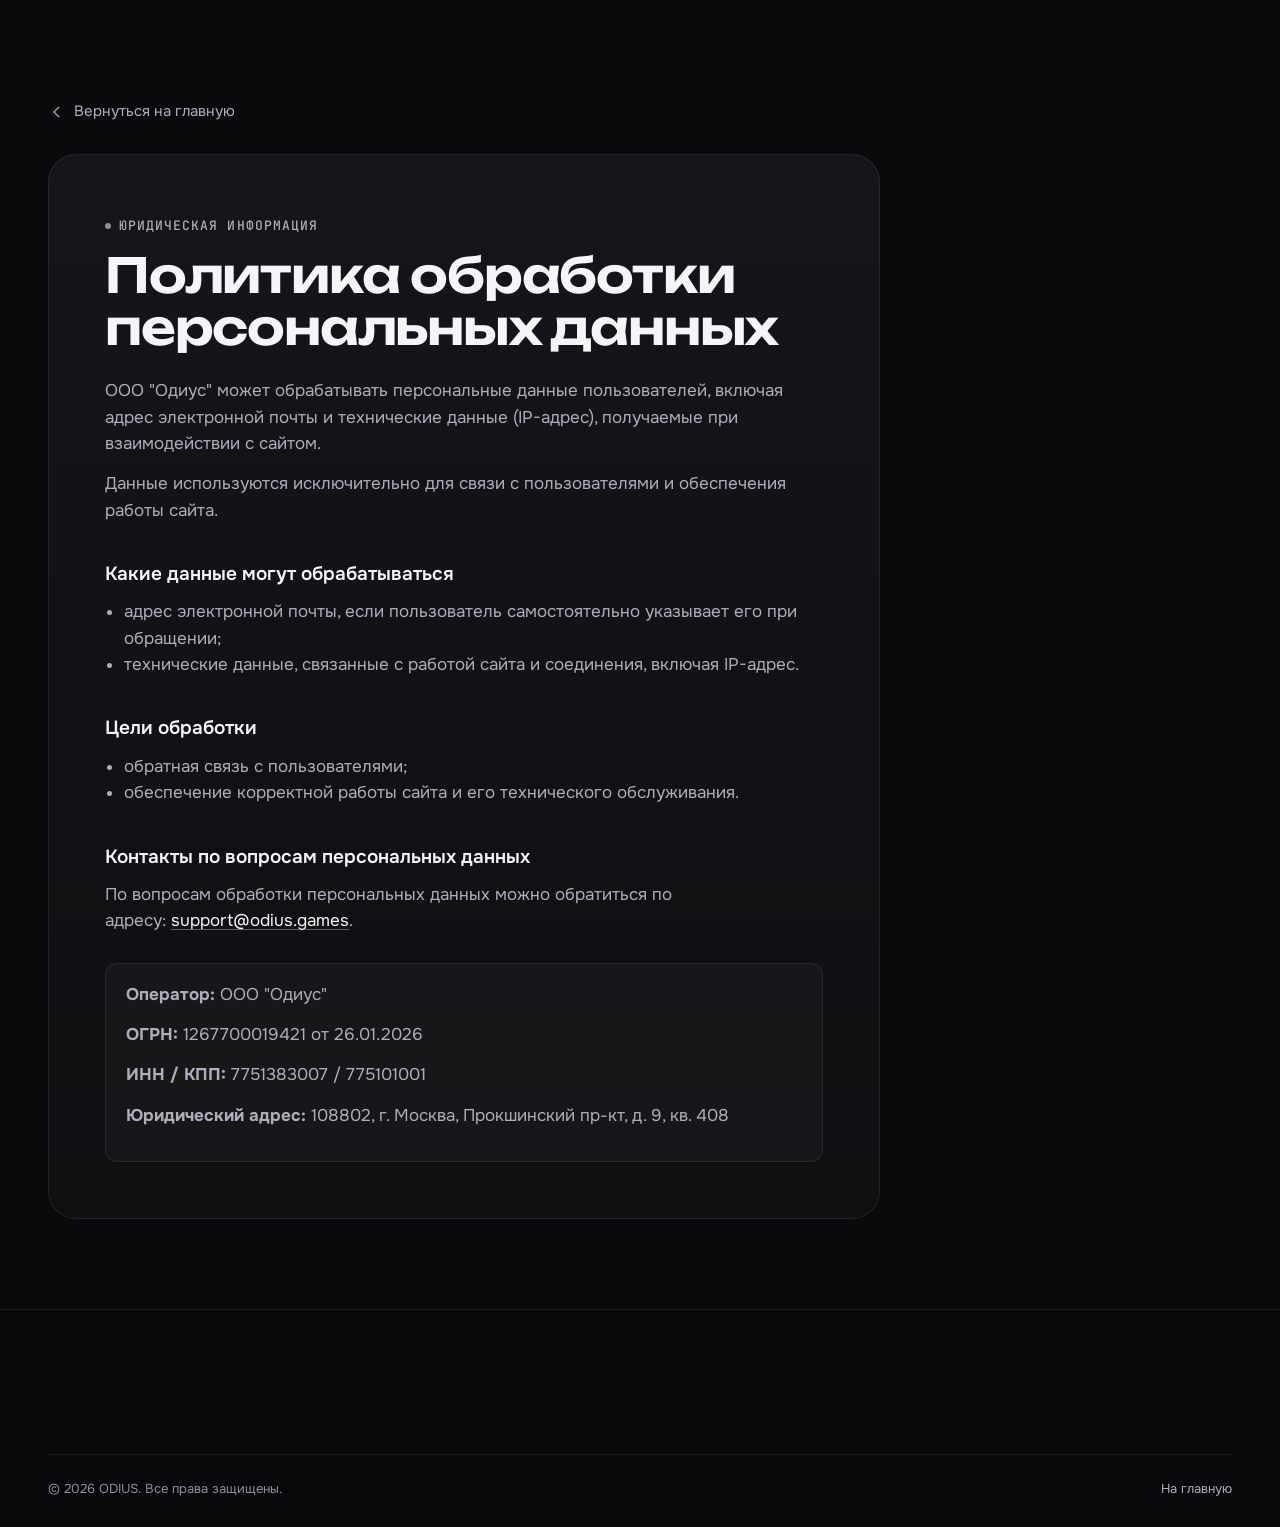
<file: privacy-policy.html>
<!DOCTYPE html>
<html lang="ru">
<head>
    <meta charset="UTF-8">
    <meta name="viewport" content="width=device-width, initial-scale=1.0">
    <title>ODIUS | Политика обработки персональных данных</title>
    <meta name="description" content="Политика обработки персональных данных ООО «Одиус».">
    <meta name="theme-color" content="#0a0a0c">
    <link rel="icon" href="assets/favicon.ico" sizes="any">
    <link rel="preconnect" href="https://fonts.googleapis.com">
    <link rel="preconnect" href="https://fonts.gstatic.com" crossorigin>
    <link rel="stylesheet" href="https://fonts.googleapis.com/css2?family=Onest:wght@400;500;600;700&family=Unbounded:wght@500;600;700&family=JetBrains+Mono:wght@500&display=swap">
    <link rel="stylesheet" href="assets/styles.css?v=12">
</head>
<body>
    <div class="site-shell">
        <main class="policy-shell">
            <div class="container">
                <a href="index.html" class="page-back">
                    <svg viewBox="0 0 24 24" width="18" height="18" aria-hidden="true">
                        <path d="M14.5 5.5 8 12l6.5 6.5" fill="none" stroke="currentColor" stroke-width="1.8" stroke-linecap="round" stroke-linejoin="round"/>
                    </svg>
                    <span>Вернуться на главную</span>
                </a>

                <article class="surface article">
                    <p class="eyebrow">
                        <span class="eyebrow-dot" aria-hidden="true"></span>
                        <span>Юридическая информация</span>
                    </p>
                    <h1>Политика обработки персональных данных</h1>
                    <p>
                        ООО "Одиус" может обрабатывать персональные данные пользователей, включая адрес электронной почты
                        и технические данные (IP-адрес), получаемые при взаимодействии с сайтом.
                    </p>
                    <p>
                        Данные используются исключительно для связи с пользователями и обеспечения работы сайта.
                    </p>

                    <h2>Какие данные могут обрабатываться</h2>
                    <ul>
                        <li>адрес электронной почты, если пользователь самостоятельно указывает его при обращении;</li>
                        <li>технические данные, связанные с работой сайта и соединения, включая IP-адрес.</li>
                    </ul>

                    <h2>Цели обработки</h2>
                    <ul>
                        <li>обратная связь с пользователями;</li>
                        <li>обеспечение корректной работы сайта и его технического обслуживания.</li>
                    </ul>

                    <h2>Контакты по вопросам персональных данных</h2>
                    <p>
                        По вопросам обработки персональных данных можно обратиться по адресу:
                        <a href="mailto:support@odius.games" class="muted-link">support@odius.games</a>.
                    </p>

                    <div class="legal-block">
                        <p><strong>Оператор:</strong> ООО "Одиус"</p>
                        <p><strong>ОГРН:</strong> 1267700019421 от 26.01.2026</p>
                        <p><strong>ИНН / КПП:</strong> 7751383007 / 775101001</p>
                        <p><strong>Юридический адрес:</strong> 108802, г. Москва, Прокшинский пр-кт, д. 9, кв. 408</p>
                    </div>
                </article>
            </div>
        </main>

        <footer class="site-footer">
            <div class="container">
                <div class="footer-bottom">
                    <p>© <span data-current-year>2026</span> ODIUS. Все права защищены.</p>
                    <a href="index.html" class="legal-link">На главную</a>
                </div>
            </div>
        </footer>
    </div>

    <script src="assets/site.js" defer></script>
</body>
</html>
</file>
<file: assets/styles.css>
/* ODIUS: студия держит монохромную рамку, цвет приносят сами игры. */
:root {
    color-scheme: dark;

    /* Surfaces */
    --bg: #0a0a0c;
    --bg-raised: #0f0f12;
    --surface: #15151a;
    --surface-2: #1c1c22;
    --line: rgba(255, 255, 255, 0.08);
    --line-strong: rgba(255, 255, 255, 0.14);

    /* Content: contrast on --bg: text 18.2:1, text-2 9.0:1, text-3 6.1:1 */
    --text: #f5f5f7;
    --text-2: #aeaeb8;
    --text-3: #8e8e99;

    /* Game accents live in the content layer only */
    --cat: #5ee6ec;
    --cat-glow: rgba(94, 230, 236, 0.32);
    --zomb: #e8352a;
    --zomb-text: #ff6b5e;
    --zomb-glow: rgba(232, 53, 42, 0.28);

    --font-display: "Unbounded", "Segoe UI", "Helvetica Neue", Arial, sans-serif;
    --font-body: "Onest", -apple-system, BlinkMacSystemFont, "Segoe UI", "Helvetica Neue", Arial, sans-serif;
    --font-mono: "JetBrains Mono", "SFMono-Regular", Consolas, monospace;

    --radius-lg: 28px;
    --radius-md: 20px;
    --radius-sm: 12px;
    --gutter: clamp(20px, 4vw, 48px);
    --header-h: 64px;
    --ease-out: cubic-bezier(0.22, 0.8, 0.24, 1);
}

*,
*::before,
*::after { box-sizing: border-box; }

html {
    scroll-behavior: smooth;
    scroll-padding-top: calc(var(--header-h) + 16px);
    background: var(--bg);
    -webkit-text-size-adjust: 100%;
}

body {
    min-width: 320px;
    margin: 0;
    background: var(--bg);
    color: var(--text);
    font-family: var(--font-body);
    font-size: 17px;
    line-height: 1.55;
    -webkit-font-smoothing: antialiased;
    -moz-osx-font-smoothing: grayscale;
    text-rendering: optimizeLegibility;
}

a { color: inherit; text-decoration: none; }
img, svg { display: block; max-width: 100%; }
button { color: inherit; font: inherit; cursor: pointer; }
h1, h2, h3 { text-wrap: balance; }
p { text-wrap: pretty; }
:focus-visible { outline: 2px solid var(--text); outline-offset: 3px; border-radius: 6px; }
::selection { background: var(--cat); color: var(--bg); }

.visually-hidden {
    position: absolute;
    width: 1px;
    height: 1px;
    padding: 0;
    margin: -1px;
    overflow: hidden;
    clip: rect(0, 0, 0, 0);
    white-space: nowrap;
    border: 0;
}

.skip-link {
    position: fixed;
    z-index: 100;
    top: 12px;
    left: 12px;
    padding: 10px 16px;
    border-radius: 999px;
    background: var(--text);
    color: var(--bg);
    font-size: 14px;
    font-weight: 600;
    transform: translateY(-200%);
}
.skip-link:focus { transform: none; }

.site-shell { min-height: 100dvh; overflow-x: clip; }
.container { width: min(1240px, 100% - 2 * var(--gutter)); margin-inline: auto; }
.section { position: relative; padding: clamp(88px, 11vw, 152px) 0; }

/* ---------- Shared type ---------- */
.eyebrow {
    display: inline-flex;
    align-items: center;
    gap: 8px;
    margin: 0 0 20px;
    color: var(--text-3);
    font-family: var(--font-mono);
    font-size: 13px;
    font-weight: 500;
    letter-spacing: 0.08em;
    line-height: 1.4;
    text-transform: uppercase;
}
.eyebrow-dot { width: 6px; height: 6px; border-radius: 50%; background: var(--text-3); }

.section-title {
    max-width: 18ch;
    margin: 0;
    font-family: var(--font-display);
    font-size: clamp(2.1rem, 4.2vw, 3.6rem);
    font-weight: 600;
    line-height: 1.08;
    letter-spacing: -0.025em;
}

.section-lead {
    max-width: 40rem;
    margin: 24px 0 0;
    color: var(--text-2);
    font-size: clamp(1.0625rem, 1.4vw, 1.25rem);
    line-height: 1.55;
}

/* ---------- Buttons ---------- */
.button {
    display: inline-flex;
    min-height: 48px;
    align-items: center;
    justify-content: center;
    gap: 10px;
    padding: 12px 24px;
    border: 1px solid transparent;
    border-radius: 999px;
    font-size: 16px;
    font-weight: 600;
    line-height: 1.2;
    white-space: nowrap;
    transition: background-color 200ms ease, border-color 200ms ease, color 200ms ease, transform 200ms var(--ease-out);
}
.button:active { transform: scale(0.97); }
.button-icon { flex: none; }
.button--primary { position: relative; background: var(--text); color: var(--bg); overflow: hidden; }
.button--primary:hover { background: #ffffff; }
.button--primary::after {
    position: absolute;
    inset: 0;
    background: linear-gradient(110deg, transparent 30%, rgba(94, 230, 236, 0.45) 50%, transparent 70%);
    content: "";
    pointer-events: none;
    transform: translateX(-120%);
}
.button--primary:hover::after { transform: translateX(120%); transition: transform 800ms var(--ease-out); }
.button--secondary { border-color: var(--line-strong); background: rgba(255, 255, 255, 0.06); color: var(--text); }
.button--secondary:hover { border-color: rgba(255, 255, 255, 0.28); background: rgba(255, 255, 255, 0.1); }

/* ---------- Header (the only glass layer) ---------- */
.site-header {
    position: fixed;
    z-index: 50;
    top: 0;
    right: 0;
    left: 0;
    border-bottom: 1px solid transparent;
    transition: background-color 250ms ease, border-color 250ms ease, backdrop-filter 250ms ease;
}
.site-header.is-scrolled,
.site-header.is-open {
    border-bottom-color: var(--line);
    background: rgba(10, 10, 12, 0.72);
    -webkit-backdrop-filter: saturate(180%) blur(20px);
    backdrop-filter: saturate(180%) blur(20px);
}
@supports not ((backdrop-filter: blur(1px)) or (-webkit-backdrop-filter: blur(1px))) {
    .site-header.is-scrolled, .site-header.is-open { background: rgba(10, 10, 12, 0.96); }
}

.main-nav { display: flex; height: var(--header-h); align-items: center; justify-content: space-between; gap: 24px; }
.brand { display: inline-flex; align-items: center; gap: 10px; }
.brand-logo { width: 26px; height: auto; }
.brand-mark { font-family: var(--font-display); font-size: 17px; font-weight: 600; letter-spacing: 0.04em; }

.nav-links { display: flex; align-items: center; gap: 4px; }
.nav-link {
    padding: 8px 14px;
    border-radius: 999px;
    color: var(--text-2);
    font-size: 14px;
    font-weight: 500;
    transition: color 160ms ease, background-color 160ms ease;
}
.nav-link:hover { color: var(--text); }
.nav-link[aria-current="true"] { background: rgba(255, 255, 255, 0.08); color: var(--text); }

.nav-actions { display: flex; align-items: center; gap: 8px; }
.lang-switch { display: inline-flex; padding: 3px; border: 1px solid var(--line); border-radius: 999px; background: rgba(255, 255, 255, 0.03); }
.lang-switch button {
    min-width: 40px;
    min-height: 30px;
    padding: 0 10px;
    border: 0;
    border-radius: 999px;
    background: transparent;
    color: var(--text-3);
    font-family: var(--font-mono);
    font-size: 12px;
    font-weight: 500;
    letter-spacing: 0.04em;
    transition: color 160ms ease, background-color 160ms ease;
}
.lang-switch button:hover { color: var(--text); }
.lang-switch button.is-active { background: var(--text); color: var(--bg); }

.menu-toggle {
    display: none;
    width: 44px;
    height: 44px;
    align-items: center;
    justify-content: center;
    border: 0;
    border-radius: 999px;
    background: transparent;
}
.menu-toggle-bars,
.menu-toggle-bars::before {
    display: block;
    width: 18px;
    height: 1.5px;
    border-radius: 2px;
    background: currentColor;
    transition: transform 240ms var(--ease-out);
}
.menu-toggle-bars { position: relative; transform: translateY(-3.5px); }
.menu-toggle-bars::before { position: absolute; top: 7px; left: 0; content: ""; }
.menu-toggle[aria-expanded="true"] .menu-toggle-bars { transform: translateY(0) rotate(45deg); }
.menu-toggle[aria-expanded="true"] .menu-toggle-bars::before { transform: translateY(-7px) rotate(-90deg); }

.mobile-panel { display: none; }

/* ---------- Hero ---------- */
/* --sp: scroll progress 0..1, --mx/--my: pointer -1..1. Both are set by site.js. */
.hero {
    --sp: 0;
    --mx: 0;
    --my: 0;
    position: relative;
    display: flex;
    isolation: isolate;
    min-height: min(100svh, 880px);
    align-items: center;
    padding: calc(var(--header-h) + clamp(48px, 7vw, 96px)) 0 clamp(72px, 9vw, 120px);
    overflow: hidden;
}
.hero-ambient {
    position: absolute;
    z-index: -3;
    inset: -10%;
    transform: translate3d(calc(var(--mx) * 24px), calc(var(--my) * 18px + var(--sp) * -80px), 0);
    animation: fade-in 1600ms ease both;
}
.hero-ambient img {
    width: 100%;
    height: 100%;
    object-fit: cover;
    filter: blur(72px) saturate(1.6) brightness(0.55);
    animation: ambient-drift 26s ease-in-out infinite alternate;
}

.hero-orbs { position: absolute; z-index: -2; inset: 0; pointer-events: none; }
.orb {
    position: absolute;
    width: clamp(240px, 32vw, 460px);
    aspect-ratio: 1;
    border-radius: 50%;
    filter: blur(80px);
    opacity: 0.32;
    mix-blend-mode: screen;
}
.orb--cyan { top: 8%; right: 18%; background: var(--cat); animation: orb-a 22s ease-in-out infinite alternate; }
.orb--violet { right: -6%; bottom: 4%; background: #8b5cf6; animation: orb-b 28s ease-in-out infinite alternate; }
.orb--pink { top: 30%; left: 30%; width: clamp(160px, 20vw, 300px); background: #ff4fd8; opacity: 0.16; animation: orb-c 34s ease-in-out infinite alternate; }

/* Cat paw prints: a faint scatter plus a trail that walks across the block */
.hero-paws {
    position: absolute;
    z-index: 0;
    inset: 0;
    color: #ffffff;
    pointer-events: none;
    transform: translate3d(calc(var(--mx) * 10px), calc(var(--my) * 8px + var(--sp) * -60px), 0);
}
.paw {
    position: absolute;
    top: var(--y);
    left: var(--x);
    width: var(--s);
    height: var(--s);
    fill: currentColor;
    opacity: 0.06;
    transform: translate(-50%, -50%) rotate(var(--r));
}
.paw--trail {
    color: var(--cat);
    opacity: 0;
    animation: paw-step 9s ease-out infinite;
    animation-delay: calc(var(--i) * 380ms + 1200ms);
}
@keyframes paw-step {
    0% { opacity: 0; transform: translate(-50%, -50%) rotate(var(--r)) scale(0.7); }
    4% { opacity: 0.2; transform: translate(-50%, -50%) rotate(var(--r)) scale(1); }
    45% { opacity: 0.16; }
    70%, 100% { opacity: 0; transform: translate(-50%, -50%) rotate(var(--r)) scale(1); }
}

.hero::before {
    position: absolute;
    z-index: -1;
    inset: 0;
    background:
        linear-gradient(rgba(255, 255, 255, 0.035) 1px, transparent 1px) 0 0 / 64px 64px,
        linear-gradient(90deg, rgba(255, 255, 255, 0.035) 1px, transparent 1px) 0 0 / 64px 64px;
    content: "";
    -webkit-mask-image: radial-gradient(ellipse 70% 60% at 60% 45%, #000 20%, transparent 75%);
    mask-image: radial-gradient(ellipse 70% 60% at 60% 45%, #000 20%, transparent 75%);
    animation: grid-pan 40s linear infinite;
}
.hero::after {
    position: absolute;
    z-index: -1;
    inset: 0;
    background:
        linear-gradient(90deg, rgba(10, 10, 12, 0.86) 0%, rgba(10, 10, 12, 0.4) 50%, rgba(10, 10, 12, 0.1) 100%),
        linear-gradient(180deg, rgba(10, 10, 12, 0.4) 0%, transparent 30%, transparent 70%, var(--bg) 100%);
    content: "";
    pointer-events: none;
}

.hero-grid { position: relative; z-index: 1; display: grid; grid-template-columns: minmax(0, 0.9fr) minmax(0, 1.1fr); align-items: center; gap: clamp(24px, 4vw, 56px); }
.hero-copy {
    position: relative;
    z-index: 1;
    max-width: 36rem;
    container-type: inline-size;
    transform: translate3d(0, calc(var(--sp) * -48px), 0);
    opacity: calc(1 - var(--sp) * 0.7);
}

.hero-title {
    margin: 0;
    font-family: var(--font-display);
    /* 13cqi keeps "SCATTERED" inside the column at any width */
    font-size: min(clamp(2.6rem, 5.4vw, 4.75rem), 13cqi);
    font-weight: 700;
    line-height: 1;
    letter-spacing: -0.03em;
    text-transform: uppercase;
}
.hero-line { display: block; padding-bottom: 0.06em; overflow-x: visible; overflow-y: clip; }
.hero-line > span { display: block; animation: line-up 1000ms var(--ease-out) both; }
.hero-line:nth-child(2) > span { animation-delay: 110ms; }
.hero-title-accent { color: var(--cat); }
.hero-subtitle { margin: 18px 0 0; color: var(--text); font-size: clamp(1.0625rem, 1.5vw, 1.25rem); font-weight: 600; letter-spacing: -0.005em; }
.lead { max-width: 30rem; margin: 12px 0 0; color: var(--text-2); font-size: clamp(1.0625rem, 1.3vw, 1.1875rem); line-height: 1.55; }

.hero-actions { display: flex; flex-wrap: wrap; align-items: center; gap: 20px 28px; margin-top: 36px; }
.release { display: grid; gap: 2px; padding-left: 28px; border-left: 1px solid var(--line-strong); }
.release-label { color: var(--text-3); font-family: var(--font-mono); font-size: 12px; font-weight: 500; letter-spacing: 0.08em; text-transform: uppercase; }
.release-value { color: var(--text); font-size: 16px; font-weight: 600; }

.hero-art {
    position: relative;
    justify-self: end;
    width: 100%;
    max-width: 680px;
    margin: 0;
    border-radius: var(--radius-md);
    box-shadow:
        0 0 0 1px rgba(255, 255, 255, 0.12),
        0 30px 80px -24px rgba(0, 0, 0, 0.8),
        0 0 120px -20px var(--cat-glow);
    overflow: hidden;
    transform:
        translate3d(calc(var(--mx) * -12px), calc(var(--my) * -8px + var(--sp) * 60px), 0)
        scale(calc(1 - var(--sp) * 0.04));
    filter: blur(calc(var(--sp) * 12px));
    opacity: calc(1 - var(--sp) * 0.85);
    animation: art-in 1200ms 150ms var(--ease-out) both;
    will-change: transform, filter;
}
.hero-art img { width: 100%; height: auto; animation: art-zoom 1800ms 150ms var(--ease-out) both; }
.hero-art::after {
    position: absolute;
    inset: 0;
    border-radius: inherit;
    background: linear-gradient(160deg, rgba(255, 255, 255, 0.14), transparent 40%);
    content: "";
    pointer-events: none;
}

/* Hero arrival */
.hero-copy > :not(h1) { animation: rise 900ms var(--ease-out) both; }
.hero-copy > :nth-child(2) { animation-delay: 220ms; }
.hero-copy > :nth-child(3) { animation-delay: 300ms; }
.hero-copy > :nth-child(4) { animation-delay: 380ms; }

/* ---------- Studio ---------- */
.about-section { border-top: 1px solid var(--line); background: var(--bg); }
.about-head { max-width: 56rem; }

.capabilities { display: grid; grid-template-columns: repeat(3, minmax(0, 1fr)); gap: 16px; margin: clamp(48px, 6vw, 72px) 0 0; padding: 0; list-style: none; }
.capability {
    position: relative;
    padding: 32px;
    overflow: hidden;
    border: 1px solid var(--line);
    border-radius: var(--radius-md);
    background: linear-gradient(180deg, var(--surface) 0%, var(--bg-raised) 100%);
    transition: border-color 200ms ease, transform 300ms var(--ease-out);
}
.capability:hover { border-color: var(--line-strong); }
.capability::before {
    position: absolute;
    inset: 0;
    background: radial-gradient(320px circle at var(--x, 50%) var(--y, 0%), rgba(255, 255, 255, 0.08), transparent 60%);
    content: "";
    opacity: 0;
    pointer-events: none;
    transition: opacity 300ms ease;
}
.capability:hover::before { opacity: 1; }
.capability > * { position: relative; }
.capability-icon { width: 44px; height: 44px; padding: 10px; border-radius: var(--radius-sm); background: rgba(255, 255, 255, 0.06); color: var(--text); }
.capability h3 { margin: 28px 0 8px; font-size: 20px; font-weight: 600; letter-spacing: -0.01em; line-height: 1.3; }
.capability p { margin: 0; color: var(--text-2); font-size: 16px; line-height: 1.55; }

.pipeline { display: grid; grid-template-columns: repeat(4, minmax(0, 1fr)); gap: 16px; margin: 48px 0 0; padding: 0; list-style: none; }
.pipeline li { position: relative; display: flex; align-items: baseline; gap: 14px; padding-top: 20px; font-size: 17px; font-weight: 500; }
.pipeline li::before {
    position: absolute;
    top: 0;
    right: 0;
    left: 0;
    height: 1px;
    background: linear-gradient(90deg, var(--text) 0%, var(--line-strong) 40%);
    content: "";
    transform-origin: left;
}
.js .pipeline li::before { transform: scaleX(0); transition: transform 900ms var(--ease-out); transition-delay: calc(var(--i, 0) * 140ms + 150ms); }
.js .pipeline.is-visible li::before { transform: scaleX(1); }
.pipeline li:nth-child(2) { --i: 1; }
.pipeline li:nth-child(3) { --i: 2; }
.pipeline li:nth-child(4) { --i: 3; }
.pipeline-step { color: var(--text-3); font-family: var(--font-mono); font-size: 13px; font-weight: 500; }

/* ---------- Zombutcher ---------- */
.project-section { isolation: isolate; border-top: 1px solid var(--line); background: #0c0a0a; overflow: hidden; }
.project-ambient {
    position: absolute;
    z-index: -1;
    inset: 0;
    background:
        radial-gradient(50% 40% at 78% 18%, var(--zomb-glow), transparent 70%),
        radial-gradient(40% 35% at 10% 90%, rgba(232, 53, 42, 0.1), transparent 70%);
    animation: lamp-flicker 7s steps(1, end) infinite;
}
.project-grid { display: grid; grid-template-columns: minmax(0, 5fr) minmax(0, 7fr); align-items: center; gap: clamp(40px, 6vw, 88px); }
.project-title { margin: 0; font-family: var(--font-display); font-size: clamp(2.6rem, 4.8vw, 4.25rem); font-weight: 700; line-height: 1; letter-spacing: -0.035em; }
.project-tagline { margin: 20px 0 0; color: var(--text); font-size: clamp(1.125rem, 1.6vw, 1.375rem); font-weight: 600; line-height: 1.35; letter-spacing: -0.01em; }
.project-description { max-width: 30rem; margin: 12px 0 32px; color: var(--text-2); font-size: 17px; line-height: 1.6; }

.project-poster {
    margin: 0;
    border-radius: var(--radius-md);
    box-shadow: 0 0 0 1px rgba(255, 255, 255, 0.1), 0 30px 80px -24px rgba(0, 0, 0, 0.85), 0 0 120px -30px var(--zomb-glow);
    overflow: hidden;
}
.project-poster img { width: 100%; height: auto; transition: transform 1400ms var(--ease-out); }

.media-grid { display: grid; grid-template-columns: repeat(12, minmax(0, 1fr)); gap: 16px; margin-top: clamp(48px, 6vw, 80px); }
.media-card {
    position: relative;
    display: block;
    grid-column: span 5;
    border-radius: var(--radius-sm);
    background: var(--surface);
    box-shadow: 0 0 0 1px var(--line);
    overflow: hidden;
}
.media-card:nth-child(1),
.media-card:nth-child(4) { grid-column: span 7; aspect-ratio: 16 / 9; }
.media-card img {
    position: absolute;
    inset: 0;
    width: 100%;
    height: 100%;
    object-fit: cover;
    transition: transform 600ms var(--ease-out), filter 400ms ease;
}
.media-card::after {
    position: absolute;
    top: 12px;
    right: 12px;
    width: 36px;
    height: 36px;
    border-radius: 999px;
    background: rgba(10, 10, 12, 0.6) url("data:image/svg+xml,%3Csvg xmlns='http://www.w3.org/2000/svg' viewBox='0 0 24 24'%3E%3Cpath d='M14 4h6v6M10 20H4v-6M20 4l-7 7M4 20l7-7' fill='none' stroke='%23f5f5f7' stroke-width='2' stroke-linecap='round' stroke-linejoin='round'/%3E%3C/svg%3E") center / 16px no-repeat;
    -webkit-backdrop-filter: blur(12px);
    backdrop-filter: blur(12px);
    content: "";
    opacity: 0;
    transform: scale(0.9);
    transition: opacity 200ms ease, transform 200ms var(--ease-out);
}
.media-card:hover img { transform: scale(1.03); filter: brightness(1.08); }
.media-card:hover::after,
.media-card:focus-visible::after { opacity: 1; transform: none; }

/* ---------- Contact ---------- */
.contact-section { border-top: 1px solid var(--line); }
.contact-card {
    display: grid;
    grid-template-columns: minmax(0, 1.15fr) minmax(0, 0.85fr);
    align-items: end;
    gap: clamp(40px, 6vw, 80px);
    padding: clamp(32px, 6vw, 72px);
    border: 1px solid var(--line);
    border-radius: var(--radius-lg);
    background:
        radial-gradient(60% 80% at 100% 0%, rgba(255, 255, 255, 0.06), transparent 60%),
        linear-gradient(180deg, var(--surface) 0%, var(--bg-raised) 100%);
}
.contact-email {
    display: inline-block;
    color: var(--text);
    font-size: clamp(1.5rem, 2.8vw, 2.25rem);
    font-weight: 600;
    letter-spacing: -0.02em;
    line-height: 1.2;
    text-decoration: underline;
    text-decoration-color: rgba(245, 245, 247, 0.3);
    text-decoration-thickness: 1px;
    text-underline-offset: 0.2em;
    transition: text-decoration-color 200ms ease;
    overflow-wrap: anywhere;
}
.contact-email:hover { text-decoration-color: var(--text); }
.contact-meta { display: grid; gap: 16px; margin: 32px 0 0; padding-top: 24px; border-top: 1px solid var(--line); }
.contact-meta div { display: flex; justify-content: space-between; gap: 16px; }
.contact-meta dt { color: var(--text-3); font-family: var(--font-mono); font-size: 12px; font-weight: 500; letter-spacing: 0.08em; text-transform: uppercase; padding-top: 3px; }
.contact-meta dd { margin: 0; color: var(--text); font-size: 16px; text-align: right; }

/* ---------- Footer ---------- */
.site-footer { padding: clamp(56px, 7vw, 88px) 0 28px; border-top: 1px solid var(--line); background: #08080a; }
.footer-grid { display: grid; grid-template-columns: minmax(0, 1fr) minmax(0, 0.8fr) minmax(0, 1.6fr); align-items: start; gap: clamp(32px, 4vw, 56px); }
.footer-brand p { max-width: 18rem; margin: 16px 0 0; color: var(--text-3); font-size: 14px; }
.footer-title { margin: 0 0 16px; color: var(--text); font-family: var(--font-mono); font-size: 12px; font-weight: 500; letter-spacing: 0.08em; text-transform: uppercase; }
.footer-list { display: grid; gap: 10px; margin: 0; padding: 0; color: var(--text-2); font-size: 14px; line-height: 1.5; list-style: none; }
.footer-list--legal { gap: 6px; color: var(--text-3); font-size: 13px; }
.footer-list a { transition: color 160ms ease; }
.footer-list a:hover { color: var(--text); }
.footer-bottom { display: flex; flex-wrap: wrap; align-items: center; justify-content: space-between; gap: 12px 24px; margin-top: 56px; padding-top: 24px; border-top: 1px solid var(--line); color: var(--text-3); font-size: 13px; }
.footer-bottom p { margin: 0; }
.legal-link { color: var(--text-2); transition: color 160ms ease; }
.legal-link:hover { color: var(--text); }

/* ---------- Lightbox ---------- */
.lightbox {
    width: 100vw;
    max-width: 100vw;
    height: 100dvh;
    max-height: 100dvh;
    margin: 0;
    padding: 0;
    border: 0;
    background: transparent;
    color: var(--text);
}
.lightbox[open] { display: grid; place-items: center; }
.lightbox::backdrop { background: rgba(5, 5, 6, 0.92); -webkit-backdrop-filter: blur(8px); backdrop-filter: blur(8px); }
.lightbox-image { max-width: min(92vw, 1600px); max-height: 84dvh; border-radius: var(--radius-sm); box-shadow: 0 0 0 1px var(--line-strong); }
.lightbox-btn {
    position: fixed;
    display: inline-flex;
    width: 44px;
    height: 44px;
    align-items: center;
    justify-content: center;
    border: 1px solid var(--line-strong);
    border-radius: 999px;
    background: rgba(28, 28, 34, 0.72);
    -webkit-backdrop-filter: blur(16px);
    backdrop-filter: blur(16px);
    transition: background-color 160ms ease;
}
.lightbox-btn:hover { background: rgba(60, 60, 70, 0.8); }
.lightbox-close { top: 20px; right: 20px; }
.lightbox-prev { top: 50%; left: 20px; transform: translateY(-50%); }
.lightbox-next { top: 50%; right: 20px; transform: translateY(-50%); }

/* ---------- Scroll reveal (JS only) ---------- */
.js .reveal { opacity: 0; transform: translateY(24px); transition: opacity 700ms ease, transform 900ms var(--ease-out); }
.js .reveal.is-visible { opacity: 1; transform: none; }

/* Children arrive one after another */
.js .reveal--stagger { opacity: 1; transform: none; }
.js .reveal--stagger > * {
    opacity: 0;
    transform: translateY(32px) scale(0.98);
    transition: opacity 700ms ease, transform 900ms var(--ease-out), border-color 200ms ease;
    transition-delay: calc(var(--i, 0) * 100ms);
}
.js .reveal--stagger.is-visible > * { opacity: 1; transform: none; }
.js .reveal--stagger.is-visible > *:hover { transition-delay: 0ms; }

/* Poster opens like a shutter */
.js .reveal--clip { opacity: 1; transform: none; clip-path: inset(18% 10% 18% 10% round var(--radius-md)); transition: clip-path 1200ms var(--ease-out); }
.js .reveal--clip img { transform: scale(1.18); }
.js .reveal--clip.is-visible { clip-path: inset(0 round var(--radius-md)); }
.js .reveal--clip.is-visible img { transform: none; }

/* ---------- Privacy page ---------- */
.policy-shell { min-height: calc(100dvh - 100px); padding: clamp(40px, 7vw, 96px) 0; }
.page-back { display: inline-flex; min-height: 44px; align-items: center; gap: 8px; margin-bottom: 20px; color: var(--text-2); font-size: 15px; transition: color 160ms ease; }
.page-back:hover { color: var(--text); }
.article { max-width: 52rem; padding: clamp(24px, 5vw, 56px); border: 1px solid var(--line); border-radius: var(--radius-lg); background: linear-gradient(180deg, var(--surface) 0%, var(--bg-raised) 100%); }
.article h1 { margin: 0 0 24px; font-family: var(--font-display); font-size: clamp(1.9rem, 4vw, 3rem); font-weight: 600; line-height: 1.1; letter-spacing: -0.025em; }
.article h2 { margin: 36px 0 10px; color: var(--text); font-size: 19px; font-weight: 600; }
.article p, .article li { color: var(--text-2); }
.article p { margin: 0 0 14px; }
.article ul { margin: 0; padding-left: 1.2rem; }
.legal-block { margin-top: 28px; padding: 18px 20px; border: 1px solid var(--line); border-radius: var(--radius-sm); background: rgba(255, 255, 255, 0.03); }
.muted-link { color: var(--text); text-decoration: underline; text-decoration-color: rgba(245, 245, 247, 0.35); text-underline-offset: 0.18em; }
.muted-link:hover { text-decoration-color: var(--text); }

@keyframes rise { from { opacity: 0; transform: translateY(16px); } to { opacity: 1; transform: none; } }
@keyframes fade-in { from { opacity: 0; } to { opacity: 1; } }
@keyframes line-up { from { transform: translateY(105%); } to { transform: none; } }
@keyframes art-in { from { opacity: 0; translate: 0 32px; } to { opacity: 1; translate: 0 0; } }
@keyframes art-zoom { from { transform: scale(1.12); filter: blur(16px); } to { transform: none; filter: none; } }
@keyframes ambient-drift {
    from { transform: scale(1.15) rotate(0deg); }
    to { transform: scale(1.3) rotate(4deg) translate3d(-3%, 2%, 0); }
}
@keyframes orb-a { to { transform: translate3d(-18vw, 14vh, 0) scale(1.2); } }
@keyframes orb-b { to { transform: translate3d(-24vw, -20vh, 0) scale(0.85); } }
@keyframes orb-c { to { transform: translate3d(22vw, 18vh, 0) scale(1.3); } }
@keyframes grid-pan { to { background-position: 64px 64px, 64px 64px; } }
@keyframes lamp-flicker {
    0%, 41%, 45%, 100% { opacity: 1; }
    42% { opacity: 0.55; }
    43% { opacity: 0.9; }
    44% { opacity: 0.6; }
    78% { opacity: 0.85; }
    79% { opacity: 1; }
}

/* ---------- Regular to compact ---------- */
@media (max-width: 1080px) {
    .hero-grid { grid-template-columns: 1fr; }
    .hero-copy { max-width: 40rem; }
    .hero-art { justify-self: start; max-width: 640px; }
    .hero::after {
        background: linear-gradient(180deg, rgba(10, 10, 12, 0.6) 0%, rgba(10, 10, 12, 0.35) 50%, var(--bg) 100%);
    }
    .project-grid { grid-template-columns: 1fr; }
    .project-copy { max-width: 40rem; }
    .footer-grid { grid-template-columns: repeat(2, minmax(0, 1fr)); }
    .footer-grid > div:last-child { grid-column: 1 / -1; }
}

@media (max-width: 860px) {
    .nav-links { display: none; }
    .menu-toggle { display: inline-flex; }
    .mobile-panel {
        display: block;
        max-height: 0;
        overflow: hidden;
        visibility: hidden;
        transition: max-height 320ms var(--ease-out), visibility 0s linear 320ms;
    }
    .mobile-panel.is-open { max-height: 70vh; visibility: visible; transition: max-height 320ms var(--ease-out), visibility 0s; }
    .mobile-links { display: grid; gap: 4px; padding: 8px 0 28px; }
    .mobile-link { display: flex; min-height: 52px; align-items: center; border-bottom: 1px solid var(--line); font-size: 22px; font-weight: 600; letter-spacing: -0.01em; }
    .capabilities { grid-template-columns: 1fr; }
    .capability { display: grid; grid-template-columns: 44px 1fr; column-gap: 20px; padding: 24px; }
    .capability-icon { grid-row: span 2; }
    .capability h3 { margin: 8px 0 6px; }
    .pipeline { grid-template-columns: repeat(2, minmax(0, 1fr)); row-gap: 24px; }
    .contact-card { grid-template-columns: 1fr; align-items: start; }
}

@media (max-width: 620px) {
    body { font-size: 16px; }
    .hero { min-height: auto; padding-top: calc(var(--header-h) + 40px); }
    .hero-grid { gap: 40px; }
    .hero-title { font-size: min(clamp(2.2rem, 11vw, 3.2rem), 13cqi); }
    .paw { --s: 30px !important; }
    .paw:nth-child(n+6):not(.paw--trail) { display: none; }
    .hero-actions { flex-direction: column; align-items: stretch; gap: 20px; }
    .hero-actions .button, .project-copy .button { width: 100%; }
    .release { padding: 16px 0 0; border-top: 1px solid var(--line-strong); border-left: 0; }
    .media-grid { grid-template-columns: 1fr 1fr; gap: 10px; }
    .media-card, .media-card:nth-child(1), .media-card:nth-child(4) { grid-column: auto; aspect-ratio: 16 / 10; }
    .media-card:nth-child(1) { grid-column: 1 / -1; }
    .media-card:nth-child(4) { grid-column: 1 / -1; }
    .contact-meta div { flex-direction: column; gap: 4px; }
    .contact-meta dd { text-align: left; }
    .footer-grid { grid-template-columns: 1fr; }
    .footer-bottom { flex-direction: column; align-items: flex-start; margin-top: 40px; }
}

@media (prefers-reduced-motion: reduce) {
    html { scroll-behavior: auto; }
    *, *::before, *::after { animation-duration: 0.01ms !important; animation-delay: 0ms !important; animation-iteration-count: 1 !important; transition-duration: 0.01ms !important; }
    .js .reveal, .js .reveal--stagger > *, .js .reveal--clip img { opacity: 1; transform: none; }
    .js .reveal--clip { clip-path: none; }
    .js .pipeline li::before { transform: none; }
    .orb, .hero::before { animation: none; }
    .paw--trail { animation: none !important; opacity: 0.1; transform: translate(-50%, -50%) rotate(var(--r)); }
}

@media (prefers-reduced-transparency: reduce) {
    .site-header.is-scrolled, .site-header.is-open { background: var(--bg); -webkit-backdrop-filter: none; backdrop-filter: none; }
    .lightbox-btn, .media-card::after { background-color: var(--surface-2); -webkit-backdrop-filter: none; backdrop-filter: none; }
}

@media (prefers-contrast: more) {
    :root { --text-2: #d4d4dc; --text-3: #b4b4be; --line: rgba(255, 255, 255, 0.22); --line-strong: rgba(255, 255, 255, 0.36); }
}
</file>
